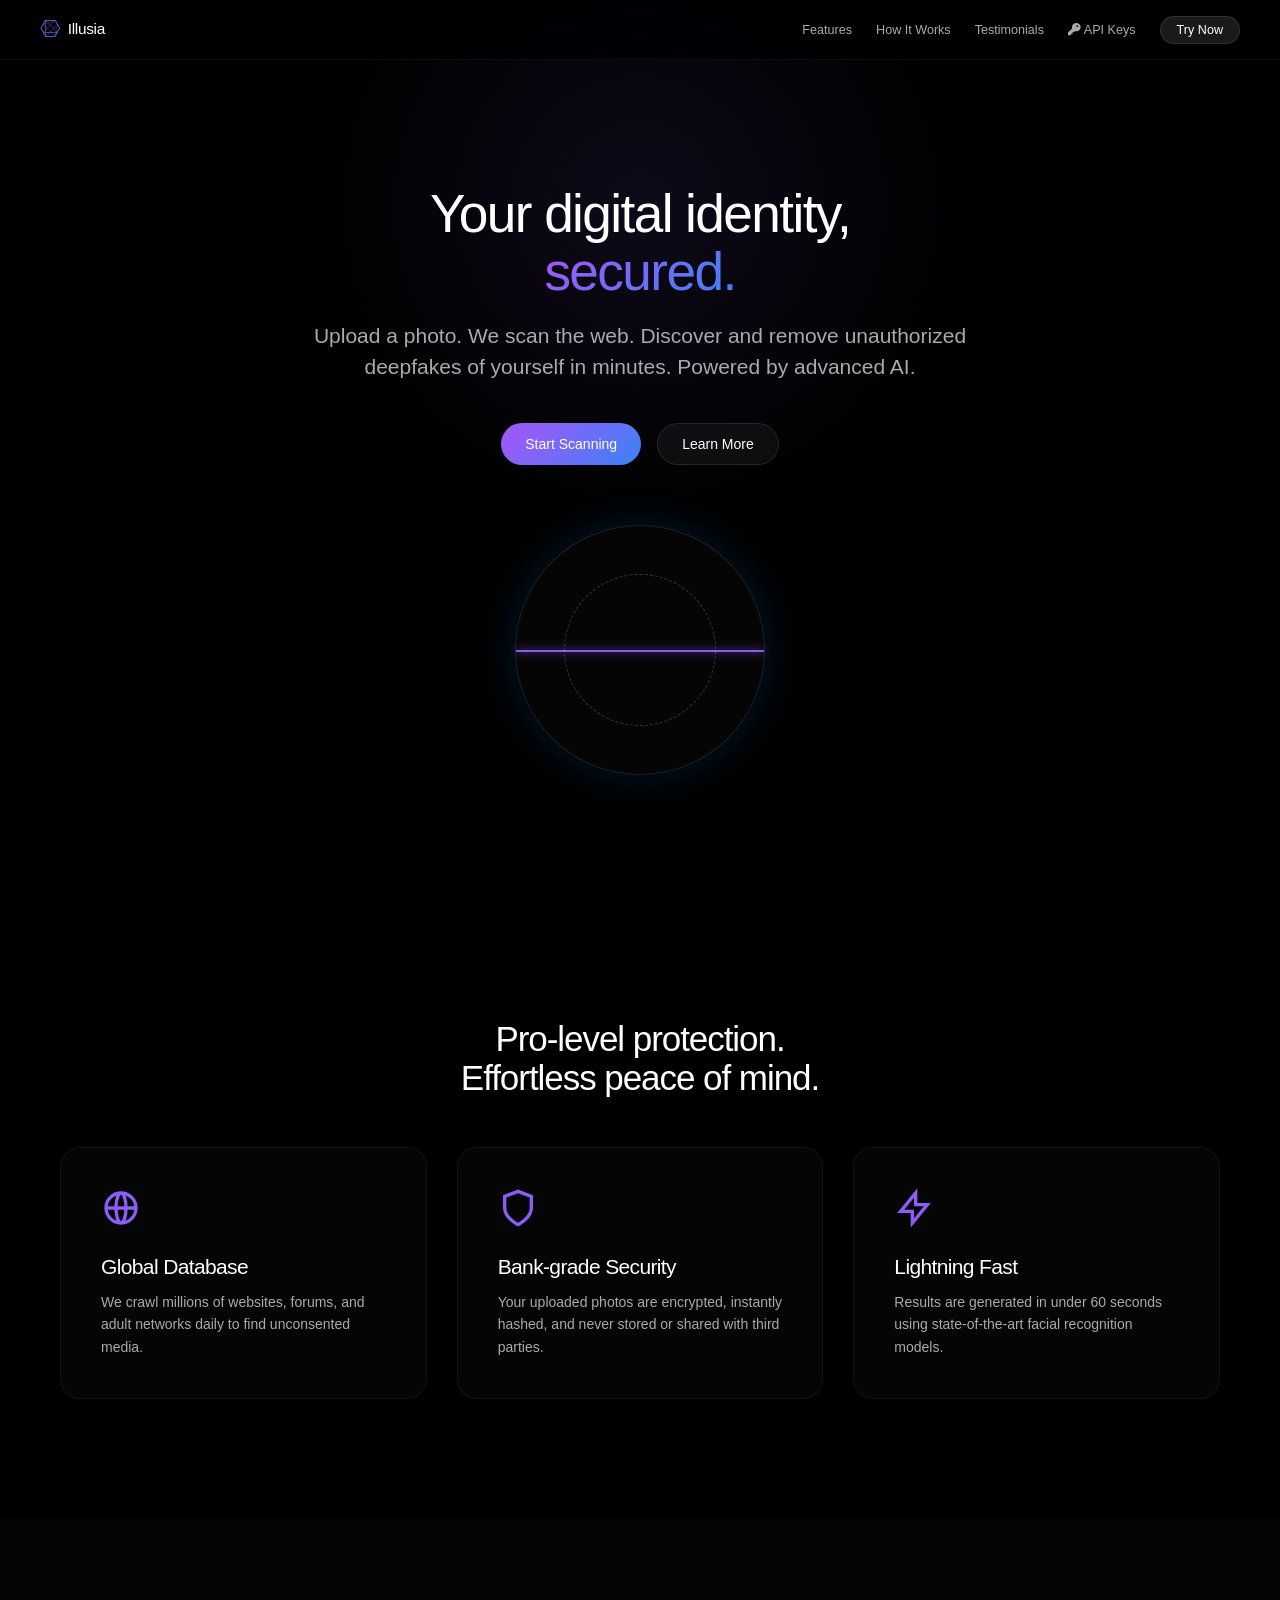
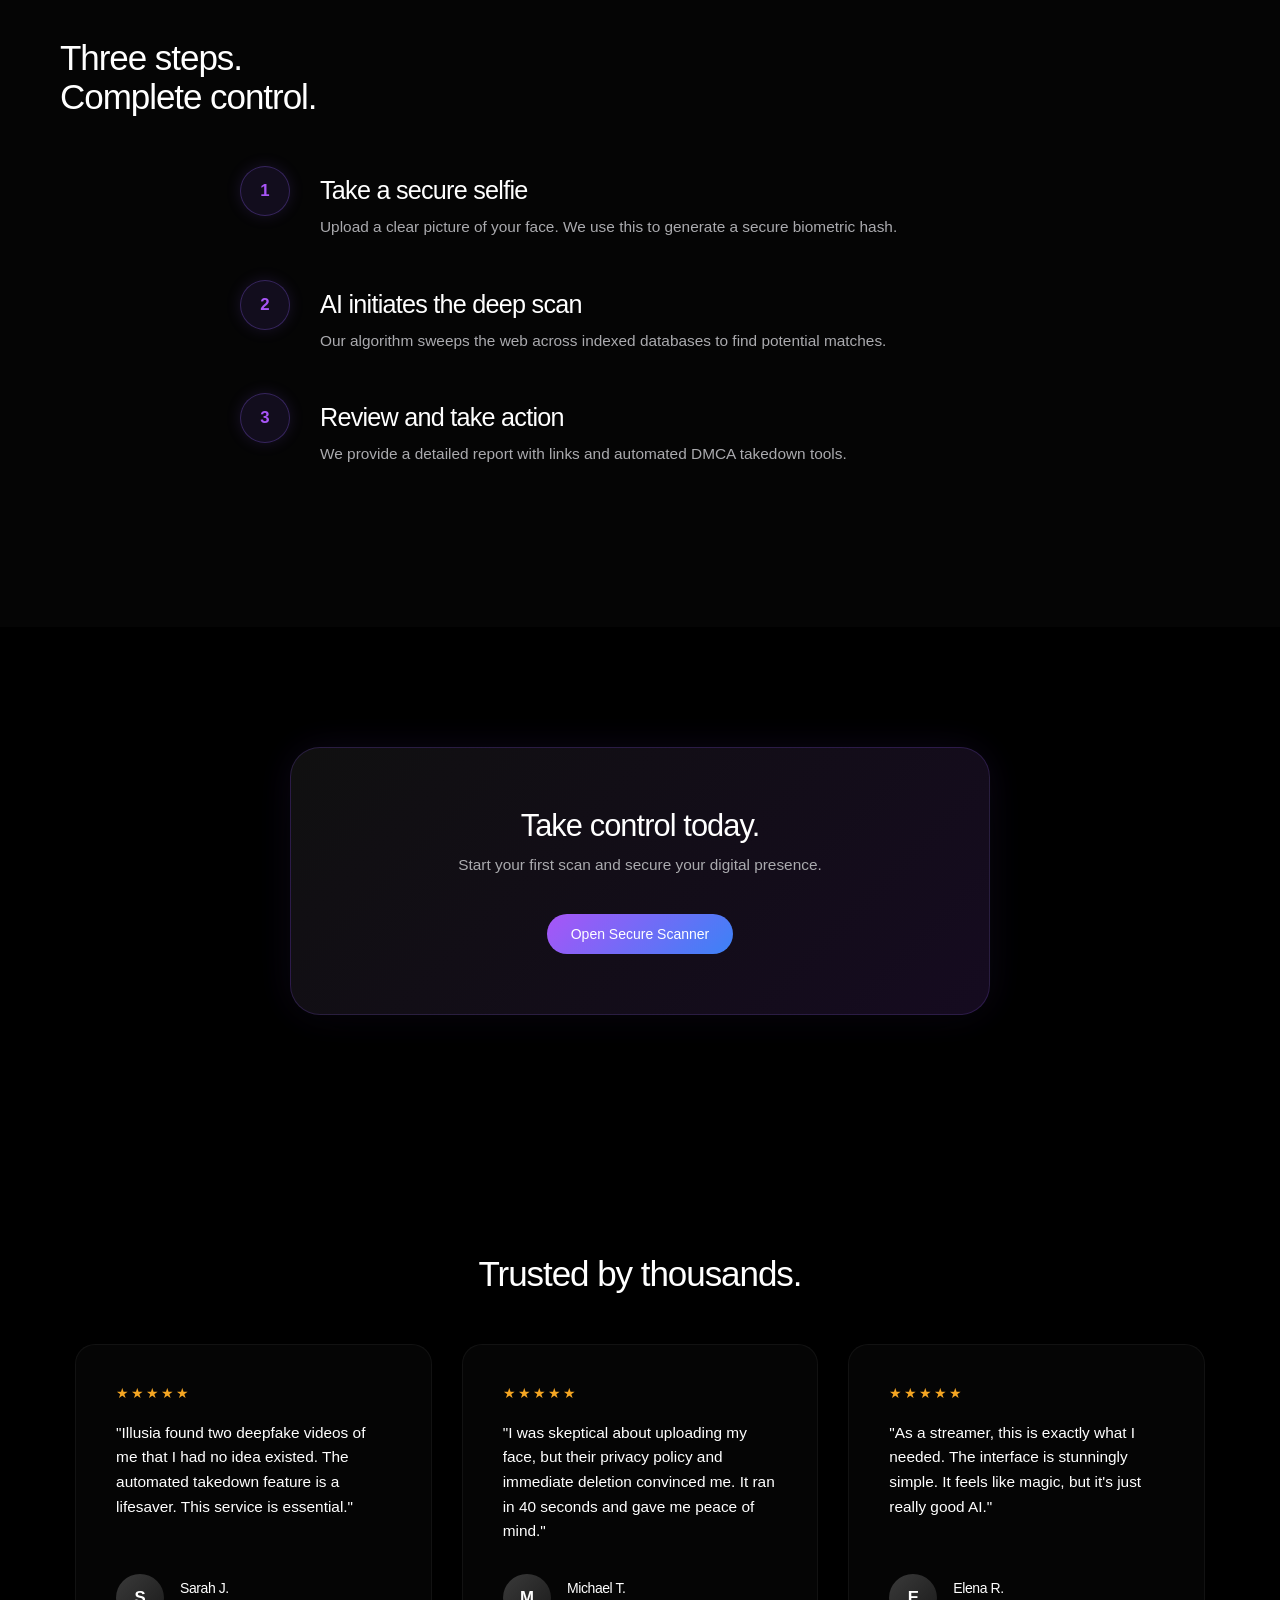
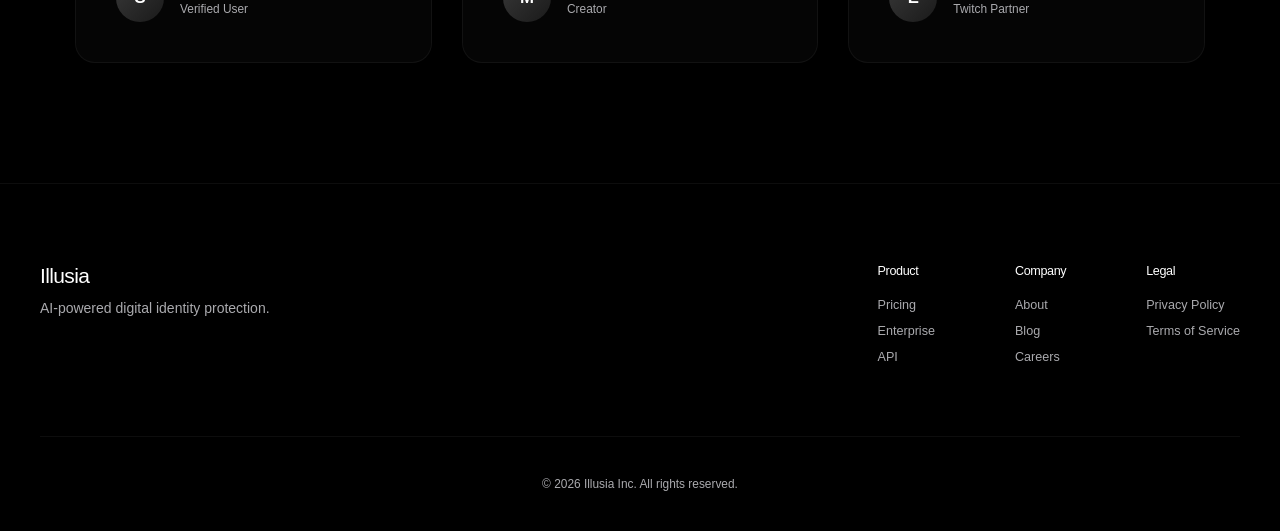
<file: index.html>
<!DOCTYPE html>
<html lang="en">
<head>
    <meta charset="UTF-8">
    <meta name="viewport" content="width=device-width, initial-scale=1.0">
    <title>Illusia | AI Deepfake Detection</title>
    <meta name="description" content="Discover potential deepfakes of yourself across the internet with our advanced AI scanning service.">
    <link rel="stylesheet" href="https://cdnjs.cloudflare.com/ajax/libs/font-awesome/6.5.1/css/all.min.css">
    <link rel="stylesheet" href="style.css">
</head>
<body>

    <nav class="navbar">
        <a href="#" class="logo">
            <i class="fa-brands fa-connectdevelop logo-icon"></i> 
            <span>Illusia</span>
        </a>
        <div class="nav-links">
            <a href="#features">Features</a>
            <a href="#how-it-works">How It Works</a>
            <a href="#testimonials">Testimonials</a>
            <a href="#api-settings"><i class="fa-solid fa-key"></i> API Keys</a>
            <a href="det.html" class="btn btn-sm btn-primary">Try Now</a>
        </div>
    </nav>

    <main>
        <!-- Hero Section -->
        <section class="hero reveal" id="hero">
            <div class="hero-content">
                <h1 class="hero-title">Your digital identity,<br><span class="gradient-text">secured.</span></h1>
                <p class="hero-subtitle">Upload a photo. We scan the web. Discover and remove unauthorized deepfakes of yourself in minutes. Powered by advanced AI.</p>
                <div class="cta-group">
                    <a href="det.html" class="btn btn-primary btn-lg">Start Scanning</a>
                    <a href="#how-it-works" class="btn btn-secondary btn-lg">Learn More</a>
                </div>
            </div>
            <div class="hero-visual">
                <!-- Abstract scanning animation representation -->
                <div class="scanner-ring">
                    <div class="scanner-line"></div>
                </div>
            </div>
        </section>

        <!-- Features Section -->
        <section class="features" id="features">
            <div class="section-container">
                <h2 class="section-title reveal">Pro-level protection.<br>Effortless peace of mind.</h2>
                <div class="feature-grid">
                    <div class="feature-card reveal" style="transition-delay: 0.1s;">
                        <svg class="feature-icon" viewBox="0 0 24 24" fill="none" stroke="currentColor" stroke-width="2"><path d="M21 12a9 9 0 01-9 9m9-9a9 9 0 00-9-9m9 9H3m9 9a9 9 0 01-9-9m9 9c1.657 0 3-4.03 3-9s-1.343-9-3-9m0 18c-1.657 0-3-4.03-3-9s1.343-9 3-9m-9 9a9 9 0 019-9"/></svg>
                        <h3>Global Database</h3>
                        <p>We crawl millions of websites, forums, and adult networks daily to find unconsented media.</p>
                    </div>
                    <div class="feature-card reveal" style="transition-delay: 0.2s;">
                        <svg class="feature-icon" viewBox="0 0 24 24" fill="none" stroke="currentColor" stroke-width="2"><path d="M12 22s8-4 8-10V5l-8-3-8 3v7c0 6 8 10 8 10z"/></svg>
                        <h3>Bank-grade Security</h3>
                        <p>Your uploaded photos are encrypted, instantly hashed, and never stored or shared with third parties.</p>
                    </div>
                    <div class="feature-card reveal" style="transition-delay: 0.3s;">
                        <svg class="feature-icon" viewBox="0 0 24 24" fill="none" stroke="currentColor" stroke-width="2"><path d="M13 10V3L4 14h7v7l9-11h-7z"/></svg>
                        <h3>Lightning Fast</h3>
                        <p>Results are generated in under 60 seconds using state-of-the-art facial recognition models.</p>
                    </div>
                </div>
            </div>
        </section>

        <!-- How It Works Section -->
        <section class="how-it-works" id="how-it-works">
            <div class="section-container">
                <div class="hiw-content reveal">
                    <h2 class="section-title" style="text-align: left;">Three steps.<br>Complete control.</h2>
                    <ul class="steps-list">
                        <li class="step-item reveal">
                            <div class="step-number">1</div>
                            <div class="step-text">
                                <h3>Take a secure selfie</h3>
                                <p>Upload a clear picture of your face. We use this to generate a secure biometric hash.</p>
                            </div>
                        </li>
                        <li class="step-item reveal">
                            <div class="step-number">2</div>
                            <div class="step-text">
                                <h3>AI initiates the deep scan</h3>
                                <p>Our algorithm sweeps the web across indexed databases to find potential matches.</p>
                            </div>
                        </li>
                        <li class="step-item reveal">
                            <div class="step-number">3</div>
                            <div class="step-text">
                                <h3>Review and take action</h3>
                                <p>We provide a detailed report with links and automated DMCA takedown tools.</p>
                            </div>
                        </li>
                    </ul>
                </div>
            </div>
        </section>

        <!-- Try Now Component -->
        <section class="try-now" id="try-now">
            <div class="try-now-card reveal">
                <h2>Take control today.</h2>
                <p>Start your first scan and secure your digital presence.</p>
                <div style="margin-top: 30px;">
                    <a href="det.html" class="btn btn-primary btn-lg">Open Secure Scanner</a>
                </div>
            </div>
        </section>

        <!-- Testimonials -->
        <section class="testimonials" id="testimonials">
            <div class="section-container">
                <h2 class="section-title reveal">Trusted by thousands.</h2>
                <div class="testimonial-carousel">
                    <div class="testimonial-track">
                        <div class="testimonial-card reveal">
                            <div class="stars">★★★★★</div>
                            <p class="quote">"Illusia found two deepfake videos of me that I had no idea existed. The automated takedown feature is a lifesaver. This service is essential."</p>
                            <div class="author">
                                <div class="avatar">S</div>
                                <div class="author-details">
                                    <h4>Sarah J.</h4>
                                    <span>Verified User</span>
                                </div>
                            </div>
                        </div>
                        <div class="testimonial-card reveal" style="transition-delay: 0.1s;">
                            <div class="stars">★★★★★</div>
                            <p class="quote">"I was skeptical about uploading my face, but their privacy policy and immediate deletion convinced me. It ran in 40 seconds and gave me peace of mind."</p>
                            <div class="author">
                                <div class="avatar">M</div>
                                <div class="author-details">
                                    <h4>Michael T.</h4>
                                    <span>Creator</span>
                                </div>
                            </div>
                        </div>
                        <div class="testimonial-card reveal" style="transition-delay: 0.2s;">
                            <div class="stars">★★★★★</div>
                            <p class="quote">"As a streamer, this is exactly what I needed. The interface is stunningly simple. It feels like magic, but it's just really good AI."</p>
                            <div class="author">
                                <div class="avatar">E</div>
                                <div class="author-details">
                                    <h4>Elena R.</h4>
                                    <span>Twitch Partner</span>
                                </div>
                            </div>
                        </div>
                    </div>
                </div>
            </div>
        </section>

    </main>

    <footer>
        <div class="footer-content">
            <div class="footer-brand">
                <h3>Illusia</h3>
                <p>AI-powered digital identity protection.</p>
            </div>
            <div class="footer-links">
                <div>
                    <h4>Product</h4>
                    <a href="#">Pricing</a>
                    <a href="#">Enterprise</a>
                    <a href="#">API</a>
                </div>
                <div>
                    <h4>Company</h4>
                    <a href="#">About</a>
                    <a href="#">Blog</a>
                    <a href="#">Careers</a>
                </div>
                <div>
                    <h4>Legal</h4>
                    <a href="#">Privacy Policy</a>
                    <a href="#">Terms of Service</a>
                </div>
            </div>
        </div>
        <div class="footer-bottom">
            <p>&copy; 2026 Illusia Inc. All rights reserved.</p>
        </div>
    </footer>

    <script src="script.js"></script>
</body>
</html>
</file>
<file: style.css>
:root {
    --bg-color: #000000;
    --text-primary: #ffffff;
    --text-secondary: #aaaaae;
    --accent: #8b5cf6;
    --accent-hover: #7c3aed;
    --card-bg: rgba(255, 255, 255, 0.02);
    --card-border: rgba(255, 255, 255, 0.05);
    --font-stack: -apple-system, BlinkMacSystemFont, "SF Pro Display", "SF Pro Text", "Segoe UI", Roboto, Helvetica, Arial, sans-serif;
}

* {
    margin: 0;
    padding: 0;
    box-sizing: border-box;
}

html {
    scroll-behavior: smooth;
    background-color: var(--bg-color);
    color: var(--text-primary);
    font-family: var(--font-stack);
    font-size: 14px; /* Reduced for minimal Apple glass look */
    -webkit-font-smoothing: antialiased;
    -moz-osx-font-smoothing: grayscale;
}

body {
    overflow-x: hidden;
}

/* Typography */
h1, h2, h3, h4 {
    letter-spacing: -0.03em;
    font-weight: 500;
}

.gradient-text {
    background: linear-gradient(135deg, #a855f7, #3b82f6);
    -webkit-background-clip: text;
    background-clip: text;
    -webkit-text-fill-color: transparent;
}

/* Animations */
.reveal {
    opacity: 0;
    transform: translateY(30px);
    transition: all 0.8s cubic-bezier(0.5, 0, 0, 1);
}

.reveal.active {
    opacity: 1;
    transform: translateY(0);
}

/* Navigation */
.navbar {
    position: fixed;
    top: 0;
    left: 0;
    right: 0;
    height: 60px;
    display: flex;
    justify-content: space-between;
    align-items: center;
    padding: 0 40px;
    background: rgba(0, 0, 0, 0.7);
    backdrop-filter: blur(12px) saturate(180%);
    -webkit-backdrop-filter: blur(12px) saturate(180%);
    z-index: 1000;
    border-bottom: 1px solid rgba(255, 255, 255, 0.05);
}

.logo {
    display: flex;
    align-items: center;
    gap: 8px;
    font-size: 1.1rem;
    font-weight: 500;
    letter-spacing: -0.02em;
    color: var(--text-primary);
    text-decoration: none;
}

.logo-icon {
    font-size: 1.3rem;
    background: linear-gradient(135deg, #a855f7, #3b82f6);
    -webkit-background-clip: text;
    background-clip: text;
    -webkit-text-fill-color: transparent;
}

.nav-links {
    display: flex;
    gap: 24px;
    align-items: center;
}

.nav-links a {
    color: var(--text-secondary);
    text-decoration: none;
    font-size: 0.9rem;
    transition: color 0.3s ease;
}

.nav-links a:hover {
    color: var(--text-primary);
}

/* Buttons */
.btn {
    display: inline-flex;
    align-items: center;
    justify-content: center;
    border-radius: 980px;
    font-weight: 500;
    text-decoration: none;
    cursor: pointer;
    transition: all 0.3s ease;
    border: 1px solid transparent;
}

.btn-sm { padding: 6px 16px; font-size: 0.85rem; }
.btn-lg { padding: 12px 24px; font-size: 1rem; }

.btn-primary {
    background: linear-gradient(135deg, #a855f7, #3b82f6);
    color: #ffffff;
    border: none;
}
.btn-primary:hover {
    opacity: 0.9;
    transform: scale(1.02);
    box-shadow: 0 4px 20px rgba(139, 92, 246, 0.4);
}

.btn-secondary {
    background: rgba(255, 255, 255, 0.05);
    color: var(--text-primary);
    backdrop-filter: blur(10px);
    border: 1px solid rgba(255, 255, 255, 0.1);
}
.btn-secondary:hover {
    background: rgba(255, 255, 255, 0.1);
    border-color: rgba(139, 92, 246, 0.5);
}

.navbar .btn {
    background: rgba(255, 255, 255, 0.1);
    color: var(--text-primary);
    border: 1px solid rgba(255, 255, 255, 0.1);
}
.navbar .btn:hover {
    background: rgba(255, 255, 255, 0.15);
    border-color: var(--accent);
}

/* Layout Utilities */
.section-container {
    max-width: 1200px;
    margin: 0 auto;
    padding: 120px 20px;
}

.section-title {
    font-size: 2.5rem;
    text-align: center;
    margin-bottom: 50px;
    line-height: 1.1;
}

/* Hero Section */
.hero {
    min-height: 100vh;
    display: flex;
    flex-direction: column;
    align-items: center;
    justify-content: center;
    text-align: center;
    padding: 120px 20px 60px;
    position: relative;
    overflow: hidden;
}

/* Subtle background glow for hero */
.hero::before {
    content: '';
    position: absolute;
    top: -20vh;
    left: 50%;
    transform: translateX(-50%);
    width: 60vw;
    height: 60vw;
    background: radial-gradient(circle, rgba(139, 92, 246, 0.1) 0%, transparent 60%);
    z-index: -1;
}

.hero-title {
    font-size: clamp(2rem, 5vw, 3.8rem);
    line-height: 1.08;
    margin-bottom: 20px;
}

.hero-subtitle {
    font-size: clamp(1.2rem, 2vw, 1.5rem);
    color: var(--text-secondary);
    max-width: 700px;
    margin: 0 auto 40px;
    line-height: 1.5;
}

.cta-group {
    display: flex;
    gap: 16px;
    justify-content: center;
    margin-bottom: 60px;
}

.scanner-ring {
    width: 250px;
    height: 250px;
    border-radius: 50%;
    border: 1px solid rgba(255, 255, 255, 0.1);
    position: relative;
    margin: 0 auto;
    box-shadow: 0 0 40px rgba(0, 113, 227, 0.2);
    display: flex;
    align-items: center;
    justify-content: center;
    background: rgba(255, 255, 255, 0.02);
    backdrop-filter: blur(5px);
}

.scanner-ring::after {
    content: '';
    position: absolute;
    width: 150px;
    height: 150px;
    border-radius: 50%;
    border: 1px dashed rgba(255, 255, 255, 0.2);
    animation: rotate 20s linear infinite;
}

.scanner-line {
    width: 100%;
    height: 2px;
    background: var(--accent);
    position: absolute;
    top: 50%;
    box-shadow: 0 0 10px var(--accent);
    animation: scan 3s ease-in-out infinite alternate;
}

@keyframes rotate {
    from { transform: rotate(0deg); }
    to { transform: rotate(360deg); }
}

@keyframes scan {
    0% { transform: translateY(-100px); opacity: 0; }
    10% { opacity: 1; }
    90% { opacity: 1; }
    100% { transform: translateY(100px); opacity: 0; }
}

/* Features Setup */
.feature-grid {
    display: grid;
    grid-template-columns: repeat(auto-fit, minmax(300px, 1fr));
    gap: 30px;
}

.feature-card {
    background: var(--card-bg);
    border: 1px solid var(--card-border);
    border-radius: 20px;
    padding: 40px;
    text-align: left;
    backdrop-filter: blur(24px);
    -webkit-backdrop-filter: blur(24px);
    transition: transform 0.4s ease, border-color 0.4s ease, box-shadow 0.4s ease;
}

.feature-card:hover {
    transform: translateY(-5px);
    border-color: rgba(139, 92, 246, 0.3);
    box-shadow: 0 10px 30px rgba(139, 92, 246, 0.05);
}

.feature-icon {
    width: 40px;
    height: 40px;
    color: var(--accent);
    margin-bottom: 24px;
}

.feature-card h3 {
    font-size: 1.5rem;
    margin-bottom: 12px;
}

.feature-card p {
    color: var(--text-secondary);
    line-height: 1.6;
}

/* How It Works */
.how-it-works {
    background: #050505;
}

.steps-list {
    list-style: none;
    max-width: 800px;
    margin: 0 auto;
}

.step-item {
    display: flex;
    gap: 30px;
    margin-bottom: 40px;
}

.step-number {
    width: 50px;
    height: 50px;
    border-radius: 50%;
    background: rgba(139, 92, 246, 0.1);
    border: 1px solid rgba(139, 92, 246, 0.3);
    display: flex;
    align-items: center;
    justify-content: center;
    font-size: 1.2rem;
    font-weight: 600;
    flex-shrink: 0;
    color: #a855f7;
    box-shadow: 0 0 15px rgba(139, 92, 246, 0.15);
}

.step-text h3 {
    font-size: 1.8rem;
    margin-bottom: 10px;
    margin-top: 10px;
}

.step-text p {
    font-size: 1.1rem;
    color: var(--text-secondary);
    line-height: 1.6;
}

/* Try Now / Upload Section */
.try-now {
    padding: 120px 20px;
    display: flex;
    justify-content: center;
}

.try-now-card {
    background: linear-gradient(135deg, rgba(20,20,20,0.8) 0%, rgba(30,15,45,0.7) 100%);
    border: 1px solid rgba(139, 92, 246, 0.2);
    border-radius: 30px;
    padding: 60px 40px;
    max-width: 700px;
    width: 100%;
    text-align: center;
    box-shadow: 0 30px 60px rgba(0,0,0,0.5), 0 0 40px rgba(139, 92, 246, 0.1);
    backdrop-filter: blur(24px);
    -webkit-backdrop-filter: blur(24px);
}

.try-now-card h2 {
    font-size: 2.2rem;
    margin-bottom: 12px;
}

.try-now-card > p {
    font-size: 1.1rem;
    color: var(--text-secondary);
    margin-bottom: 40px;
}

.upload-area {
    border: 2px dashed rgba(255, 255, 255, 0.2);
    border-radius: 20px;
    padding: 60px 20px;
    background: rgba(0, 0, 0, 0.3);
    transition: all 0.3s ease;
    cursor: pointer;
}

.upload-area:hover, .upload-area.dragover {
    border-color: var(--accent);
    background: rgba(0, 113, 227, 0.05);
}

.upload-icon {
    width: 48px;
    height: 48px;
    color: var(--text-secondary);
    margin-bottom: 16px;
}

.upload-area h4 {
    font-size: 1.2rem;
    margin-bottom: 8px;
}

.upload-area p {
    color: var(--text-secondary);
    font-size: 0.9rem;
    margin-bottom: 24px;
}

/* Testimonials */
.testimonials {
    overflow: hidden;
}

.testimonial-carousel {
    display: flex;
    justify-content: center;
}

.testimonial-track {
    display: grid;
    grid-template-columns: repeat(auto-fit, minmax(320px, 1fr));
    gap: 30px;
}

.testimonial-card {
    background: var(--card-bg);
    border: 1px solid var(--card-border);
    border-radius: 20px;
    padding: 40px;
    display: flex;
    flex-direction: column;
    justify-content: space-between;
    backdrop-filter: blur(24px);
    -webkit-backdrop-filter: blur(24px);
}

.stars {
    color: #f5a623;
    letter-spacing: 2px;
    margin-bottom: 20px;
}

.quote {
    font-size: 1.1rem;
    line-height: 1.6;
    margin-bottom: 30px;
    flex-grow: 1;
}

.author {
    display: flex;
    align-items: center;
    gap: 16px;
}

.avatar {
    width: 48px;
    height: 48px;
    border-radius: 50%;
    background: linear-gradient(135deg, #3a3a3a, #1a1a1a);
    display: flex;
    align-items: center;
    justify-content: center;
    font-weight: bold;
    font-size: 1.2rem;
}

.author-details h4 {
    font-size: 1rem;
    margin-bottom: 4px;
}

.author-details span {
    font-size: 0.85rem;
    color: var(--text-secondary);
}

/* Footer */
footer {
    background: #000;
    border-top: 1px solid rgba(255, 255, 255, 0.05);
    padding: 80px 40px 40px;
}

.footer-content {
    max-width: 1200px;
    margin: 0 auto;
    display: flex;
    flex-wrap: wrap;
    justify-content: space-between;
    gap: 60px;
    margin-bottom: 60px;
}

.footer-brand h3 {
    font-size: 1.5rem;
    margin-bottom: 12px;
}

.footer-brand p {
    color: var(--text-secondary);
    max-width: 250px;
}

.footer-links {
    display: flex;
    gap: 80px;
    flex-wrap: wrap;
}

.footer-links h4 {
    color: var(--text-primary);
    margin-bottom: 20px;
    font-size: 0.9rem;
}

.footer-links a {
    display: block;
    color: var(--text-secondary);
    text-decoration: none;
    margin-bottom: 12px;
    font-size: 0.9rem;
    transition: color 0.3s ease;
}

.footer-links a:hover {
    color: var(--text-primary);
}

.footer-bottom {
    max-width: 1200px;
    margin: 0 auto;
    text-align: center;
    padding-top: 40px;
    border-top: 1px solid rgba(255, 255, 255, 0.05);
    color: var(--text-secondary);
    font-size: 0.85rem;
}

/* Media Queries */
@media (max-width: 768px) {
    .section-title { font-size: 2.5rem; }
    .hero-title { font-size: 2.5rem; }
    .nav-links { display: none; }
    .cta-group { flex-direction: column; }
    .step-item { flex-direction: column; gap: 16px; }
}
</file>
